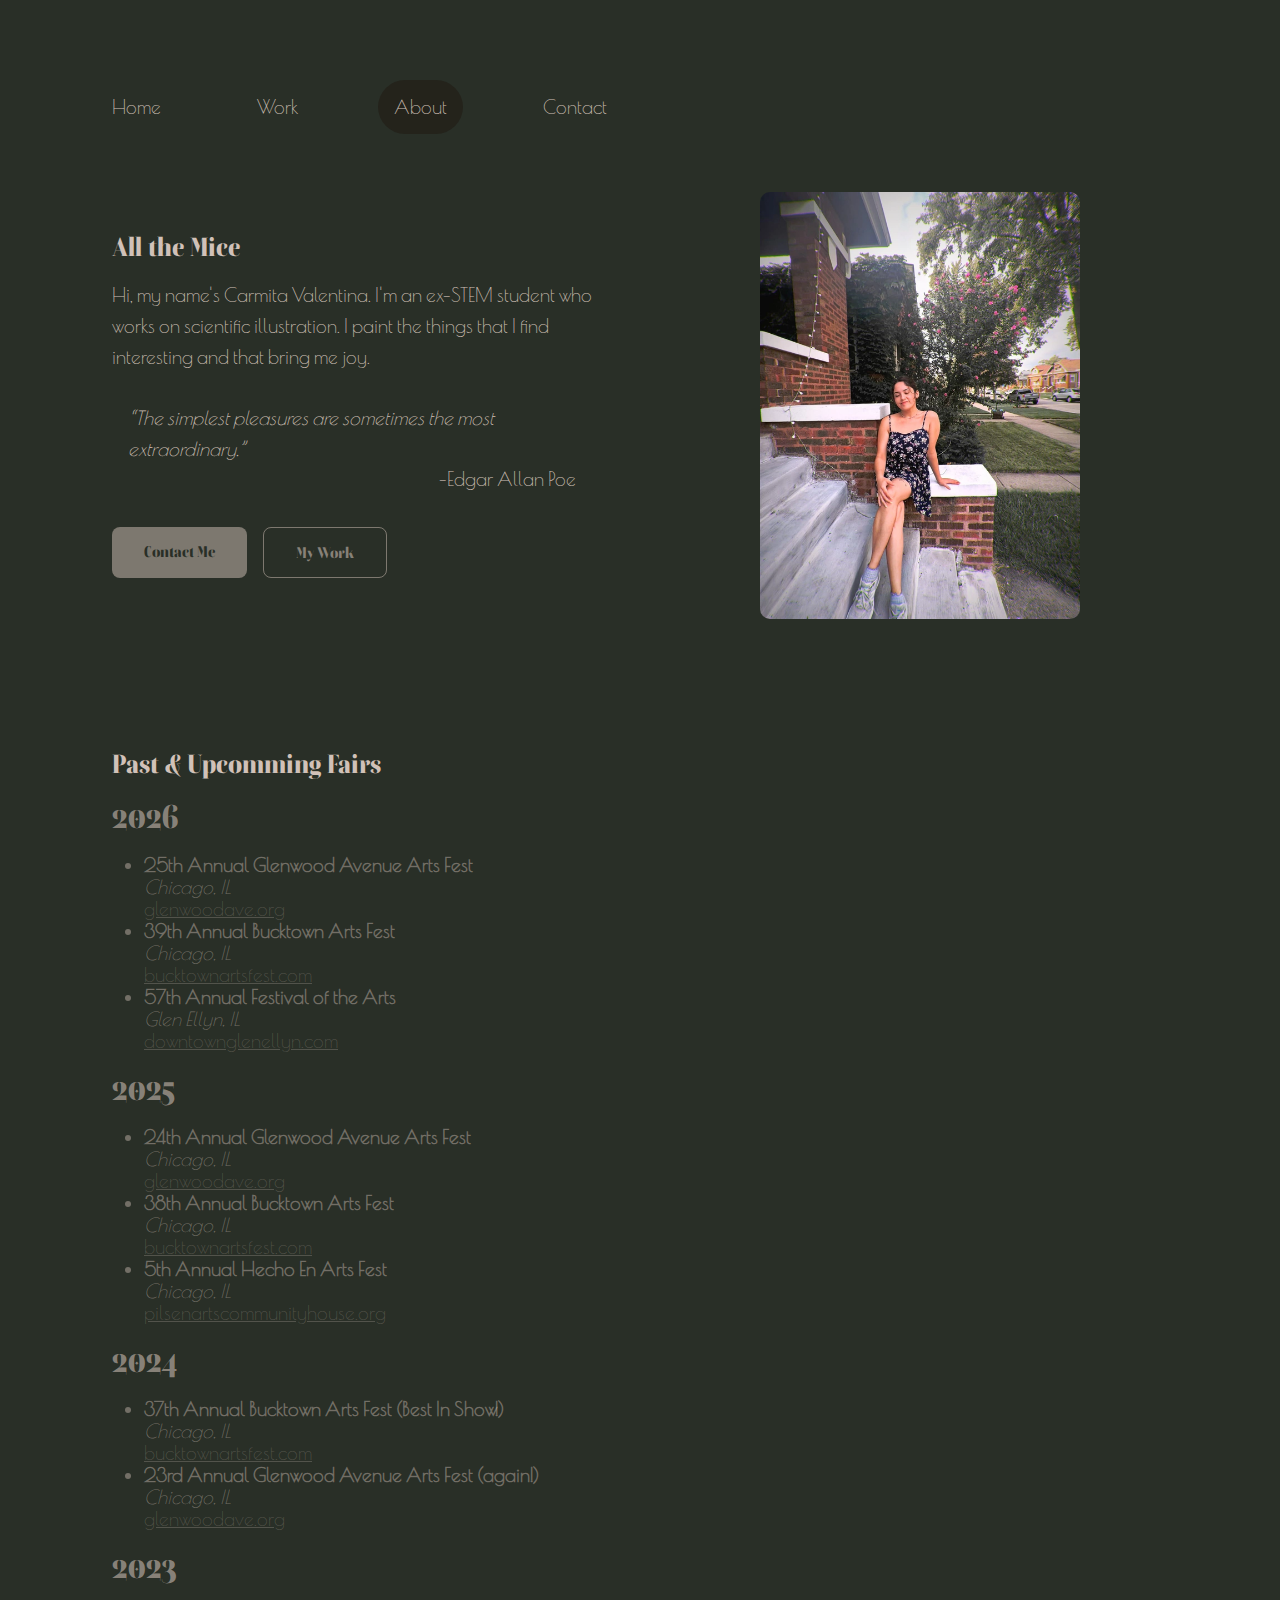
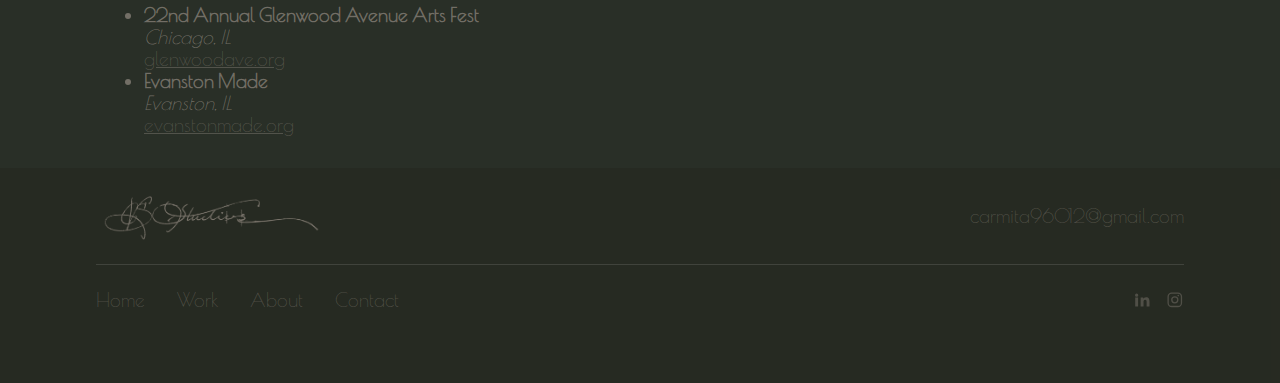
<file: About.html>
<!DOCTYPE html>
<html lang="en">
<head>
    <!-- Google tag (gtag.js) -->
    <script async src="https://www.googletagmanager.com/gtag/js?id=G-RMGF2EKCNY"></script>
    <script>
      window.dataLayer = window.dataLayer || [];
      function gtag(){dataLayer.push(arguments);}
      gtag('js', new Date());

      gtag('config', 'G-RMGF2EKCNY');
    </script>
    <meta charset="UTF-8">
    <link rel="icon" href="/Images/favicon.ico">
    <link rel="shortcut icon" href="/Images/favicon.ico">
    <link rel="preconnect" href="https://fonts.googleapis.com">
    <link rel="preconnect" href="https://fonts.gstatic.com" crossorigin>
    <link href="https://fonts.googleapis.com/css2?family=Poiret+One&display=swap" rel="stylesheet">
    <meta name="viewport" content="width=device-width, initial-scale=1.0">
    <link rel="stylesheet" href="./css/boska.css">
    <link rel="stylesheet" href="./css/About.css">
    <title>CVSStudios</title>
    
</head>
<body>
    <section class="top">
        <header class="navbar">
            <ul class="nav nav-pills smol">
            <li class="nav-item"><a href="./index.html" class="nav-link">Home</a></li>
            <li class="nav-item"><a href="./Work.html" class="nav-link" aria-current="page">Work</a></li>
            <li class="nav-item"><a href="./About.html" class="nav-link active navbutton">About</a></li>
            <li class="nav-item"><a href="./Contact.html" class="nav-link">Contact</a></li>
          </ul>
        </header>
    </section>
    
<!-- Hero -->
<section class="hero">
  <div class="hero-container">
    <div class="hero-content">
      <div class="hero-title-wrap">
        <h2 class="hero-title chungus">All the Mice</h2>
      </div>

      <div class="hero-text-wrap">
        <p class="hero-text smol">
          Hi, my name's Carmita Valentina. I'm an ex-STEM student who works on scientific illustration. I paint the things that I find interesting and that bring me joy.
          <br/><br/>
          
        </p>
        <p class="hero-text smol italic">
            “The simplest pleasures are sometimes the most extraordinary.”
            <br/>
        </p>
        <p class="hero-text smol edgar">-Edgar Allan Poe</p>
      </div>
       <div class="btnwrap">
        <a class="btnlink btnsolid chungus" href="./Contact.html" >Contact Me</a>
        
        <a class="btnlink btnoutline chungus" href="./Work.html" >My Work</a>      
              
       </div>

      
    </div>
<div class="hero-image-wrap">
      <img class="hero-image" src="./Images/tort.webp" alt="About image">
    </div>
  </div>
</section>
    
    <!-- Fairs -->
    <section id="Fairs">
      <div class="faircontainer">
        <h2 class="chungus">Past & Upcomming Fairs</h2>
        <ul>
           <li class="year chungus">2026 </li>
          <ul class="smol">
            <li>
              <strong>25th Annual Glenwood Avenue Arts Fest</strong>
              <span class="location">Chicago, IL</span>
              <span><a href="https://www.glenwoodave.org/">glenwoodave.org</a></span>
            </li>
            <li>
              <strong>39th Annual Bucktown Arts Fest</strong>
              <span class="location">Chicago, IL</span>
              <span><a href="https://www.bucktownartsfest.com/">bucktownartsfest.com</a></span>
            </li>
            <li>
              <strong>57th Annual Festival of the Arts</strong>
              <span class="location">Glen Ellyn, IL</span>
              <span><a href="https://downtownglenellyn.com/festival-of-the-arts">downtownglenellyn.com</a></span>
            </li>

          </ul> 
          <li class="year chungus">2025 </li>
          <ul class="smol">
            <li>
              <strong>24th Annual Glenwood Avenue Arts Fest</strong>
              <span class="location">Chicago, IL</span>
              <span><a href="https://www.glenwoodave.org/">glenwoodave.org</a></span>
            </li>
            <li>
              <strong>38th Annual Bucktown Arts Fest</strong>
              <span class="location">Chicago, IL</span>
              <span><a href="https://www.bucktownartsfest.com/">bucktownartsfest.com</a></span>
            </li>
            <li>
              <strong>5th Annual Hecho En Arts Fest</strong>
              <span class="location">Chicago, IL</span>
              <span><a href="https://www.pilsenartscommunityhouse.org/hecho-en">pilsenartscommunityhouse.org</a></span>
            </li>

          </ul>
          <li class="year chungus">2024</li>
          <ul class="smol">
            <li>
              <strong>37th Annual Bucktown Arts Fest (Best In Show!)</strong>
              <span class="location">Chicago, IL</span>
              <span><a href="https://www.bucktownartsfest.com/">bucktownartsfest.com</a></span>
            </li>
            <li>
              <strong>23rd Annual Glenwood Avenue Arts Fest (again!)</strong>
              <span class="location">Chicago, IL</span>
              <span><a href="https://www.glenwoodave.org/">glenwoodave.org</a></span>
            </li>
          </ul>
          <li class="year chungus">2023</li>
          <ul class="smol">
            <li>
              <strong>22nd Annual Glenwood Avenue Arts Fest</strong>
              <span class="location">Chicago, IL</span>
              <span><a href="https://www.glenwoodave.org/">glenwoodave.org</a></span>
            </li>
            <li>
              <strong>Evanston Made</strong>
              <span class="location">Evanston, IL</span>
              <span><a href="https://evanstonmade.org/">evanstonmade.org</a></span>
            </li>
          </ul>
        </ul>

      </div>


  <footer class="site-footer">
    <div class="footer-top">
      <div class="footer-signature">
        <img src="./Images/CVSStudios Logo.webp" alt="Signature" class="signature-img">
      </div>

      <a href="mailto:carmita96012@gmail.com" class="smol footer-email">
        carmita96012@gmail.com
      </a>
    </div>

    <div class="footer-bottom">
      <nav class="footer-nav">
        <a href="./Index.html" class="smol">Home</a>
        <a href="./Work.html" class="smol">Work</a>
        <a href="./About.html" class="smol">About</a>
        <a href="./Contact.html" class="smol">Contact</a>
      </nav>

      <div class="footer-socials">
        <a href="https://www.linkedin.com/in/cvsstudios/" aria-label="LinkedIn" class="footer-icon">
          <!-- linkedin svg -->
          <svg viewBox="0 0 24 24" aria-hidden="true">
            <path d="M4.98 3.5a2.25 2.25 0 1 0 0 4.5 2.25 2.25 0 0 0 0-4.5ZM3 8.75h3.96V21H3V8.75Zm7.21 0h3.79v1.67h.05c.53-1 1.82-2.06 3.74-2.06 4 0 4.74 2.63 4.74 6.05V21h-3.96v-5.9c0-1.41-.03-3.22-1.96-3.22-1.96 0-2.26 1.53-2.26 3.12V21h-3.94V8.75Z"/>
          </svg>
        </a>

        <a href="https://www.instagram.com/cvsstudios_/" aria-label="Instagram" class="footer-icon">
          <!-- instagram svg -->
          <svg viewBox="0 0 24 24" aria-hidden="true">
            <path d="M7.75 2h8.5A5.75 5.75 0 0 1 22 7.75v8.5A5.75 5.75 0 0 1 16.25 22h-8.5A5.75 5.75 0 0 1 2 16.25v-8.5A5.75 5.75 0 0 1 7.75 2Zm0 1.8A3.95 3.95 0 0 0 3.8 7.75v8.5a3.95 3.95 0 0 0 3.95 3.95h8.5a3.95 3.95 0 0 0 3.95-3.95v-8.5a3.95 3.95 0 0 0-3.95-3.95h-8.5Zm8.95 1.35a1.1 1.1 0 1 1 0 2.2 1.1 1.1 0 0 1 0-2.2ZM12 7a5 5 0 1 1 0 10 5 5 0 0 1 0-10Zm0 1.8A3.2 3.2 0 1 0 12 15.2 3.2 3.2 0 0 0 12 8.8Z"/>
          </svg>
        </a>
      </div>
    </div>
  </footer>

</body>
</html>
</file>
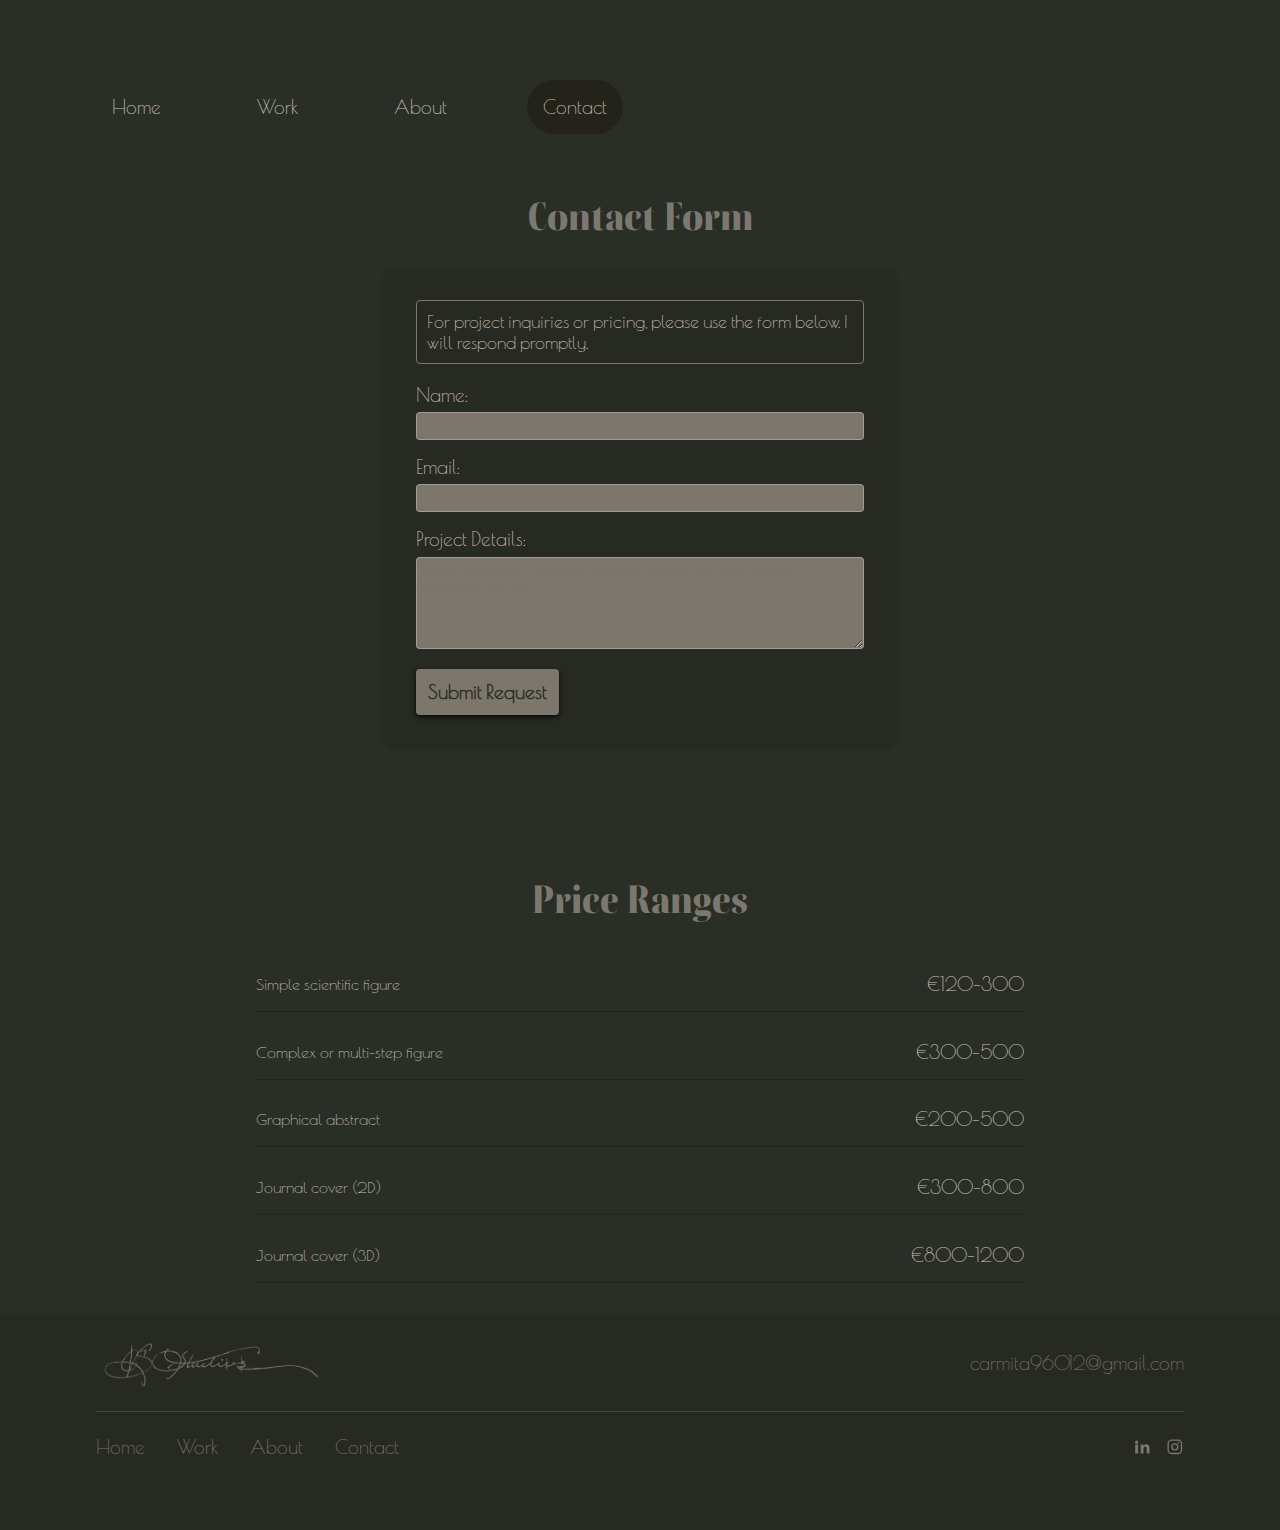
<file: Contact.html>
<!DOCTYPE html>
<html lang="en">
<head>
    <meta charset="UTF-8">
    <link rel="icon" href="/Images/favicon.ico">
    <link rel="shortcut icon" href="/Images/favicon.ico">
    <link rel="preconnect" href="https://fonts.googleapis.com">
    <link rel="preconnect" href="https://fonts.gstatic.com" crossorigin>
    <link href="https://fonts.googleapis.com/css2?family=Poiret+One&display=swap" rel="stylesheet">
    <meta name="viewport" content="width=device-width, initial-scale=1.0">
    <link rel="stylesheet" href="./css/boska.css">
    <link rel="stylesheet" href="./css/Contact.css">
    <title>CVSStudios</title>
    
</head>
<body>
    <section class="top">
        <header class="navbar">
            <ul class="nav nav-pills smol">
            <li class="nav-item"><a href="./index.html" class="nav-link">Home</a></li>
            <li class="nav-item"><a href="./Work.html" class="nav-link" >Work</a></li>
            <li class="nav-item"><a href="./About.html" class="nav-link ">About</a></li>
            <li class="nav-item"><a href="./Contact.html" class="nav-link active navbutton" aria-current="page">Contact</a></li>
          </ul>
        </header>
    </section>
    
<h1 class="chungus">Contact Form</h1>
  
  <form class="smol" name="contact-me" method="POST" data-netlify="true" netlify-honeypot="bot-field" action="./Ty.html">
    <p>For project inquiries or pricing, please use the form below.
      I will respond promptly.</p>

    <input type="hidden" name="contact-me" value="contact-me">

    <label for="name">Name:</label>
    <input type="text" name="name" id="name" required>

    <label for="email">Email:</label>
    <input type="email" name="email" id="email" required>

    <label for="description">Project Details:</label>
    <textarea name="description" id="description" rows="5" placeholder="If this is regarding a quote for something special, let's get a detailed description of it here." required></textarea>
  

    <button class="smol" type="submit">Submit Request</button>
  </form>
<h1 class="chungus title">Price Ranges</h1>

  <section class="pricing">
    

  <div class="pricing-table smol">

    <div class="pricing-row">
      <div class="pricing-text">Simple scientific figure</div>
      <div class="pricing-price">€120–300</div>
    </div>

    <div class="pricing-row">
      <div class="pricing-text">Complex or multi-step figure</div>
      <div class="pricing-price">€300–500</div>
    </div>

    <div class="pricing-row">
      <div class="pricing-text">Graphical abstract</div>
      <div class="pricing-price">€200–500</div>
    </div>

    <div class="pricing-row">
      <div class="pricing-text">Journal cover (2D)</div>
      <div class="pricing-price">€300–800</div>
    </div>

    <div class="pricing-row">
      <div class="pricing-text">Journal cover (3D) </div>
      <div class="pricing-price">€800–1200</div>
    </div>

  </div>

</section>

  <footer class="site-footer">
    <div class="footer-top">
      <div class="footer-signature">
        <img src="./Images/CVSStudios Logo.webp" alt="Signature" class="signature-img">
      </div>

      <a href="mailto:carmita96012@gmail.com" class="smol footer-email">
        carmita96012@gmail.com
      </a>
    </div>

    <div class="footer-bottom">
      <nav class="footer-nav">
        <a href="./Index.html" class="smol">Home</a>
        <a href="./Work.html" class="smol">Work</a>
        <a href="./About.html" class="smol">About</a>
        <a href="./Contact.html" class="smol">Contact</a>
      </nav>

      <div class="footer-socials">
        <a href="https://www.linkedin.com/in/cvsstudios/" aria-label="LinkedIn" class="footer-icon">
          <!-- linkedin svg -->
          <svg viewBox="0 0 24 24" aria-hidden="true">
            <path d="M4.98 3.5a2.25 2.25 0 1 0 0 4.5 2.25 2.25 0 0 0 0-4.5ZM3 8.75h3.96V21H3V8.75Zm7.21 0h3.79v1.67h.05c.53-1 1.82-2.06 3.74-2.06 4 0 4.74 2.63 4.74 6.05V21h-3.96v-5.9c0-1.41-.03-3.22-1.96-3.22-1.96 0-2.26 1.53-2.26 3.12V21h-3.94V8.75Z"/>
          </svg>
        </a>

        <a href="https://www.instagram.com/cvsstudios_/" aria-label="Instagram" class="footer-icon">
          <!-- instagram svg -->
          <svg viewBox="0 0 24 24" aria-hidden="true">
            <path d="M7.75 2h8.5A5.75 5.75 0 0 1 22 7.75v8.5A5.75 5.75 0 0 1 16.25 22h-8.5A5.75 5.75 0 0 1 2 16.25v-8.5A5.75 5.75 0 0 1 7.75 2Zm0 1.8A3.95 3.95 0 0 0 3.8 7.75v8.5a3.95 3.95 0 0 0 3.95 3.95h8.5a3.95 3.95 0 0 0 3.95-3.95v-8.5a3.95 3.95 0 0 0-3.95-3.95h-8.5Zm8.95 1.35a1.1 1.1 0 1 1 0 2.2 1.1 1.1 0 0 1 0-2.2ZM12 7a5 5 0 1 1 0 10 5 5 0 0 1 0-10Zm0 1.8A3.2 3.2 0 1 0 12 15.2 3.2 3.2 0 0 0 12 8.8Z"/>
          </svg>
        </a>
      </div>
    </div>
  </footer>

</body>
</html>
</file>
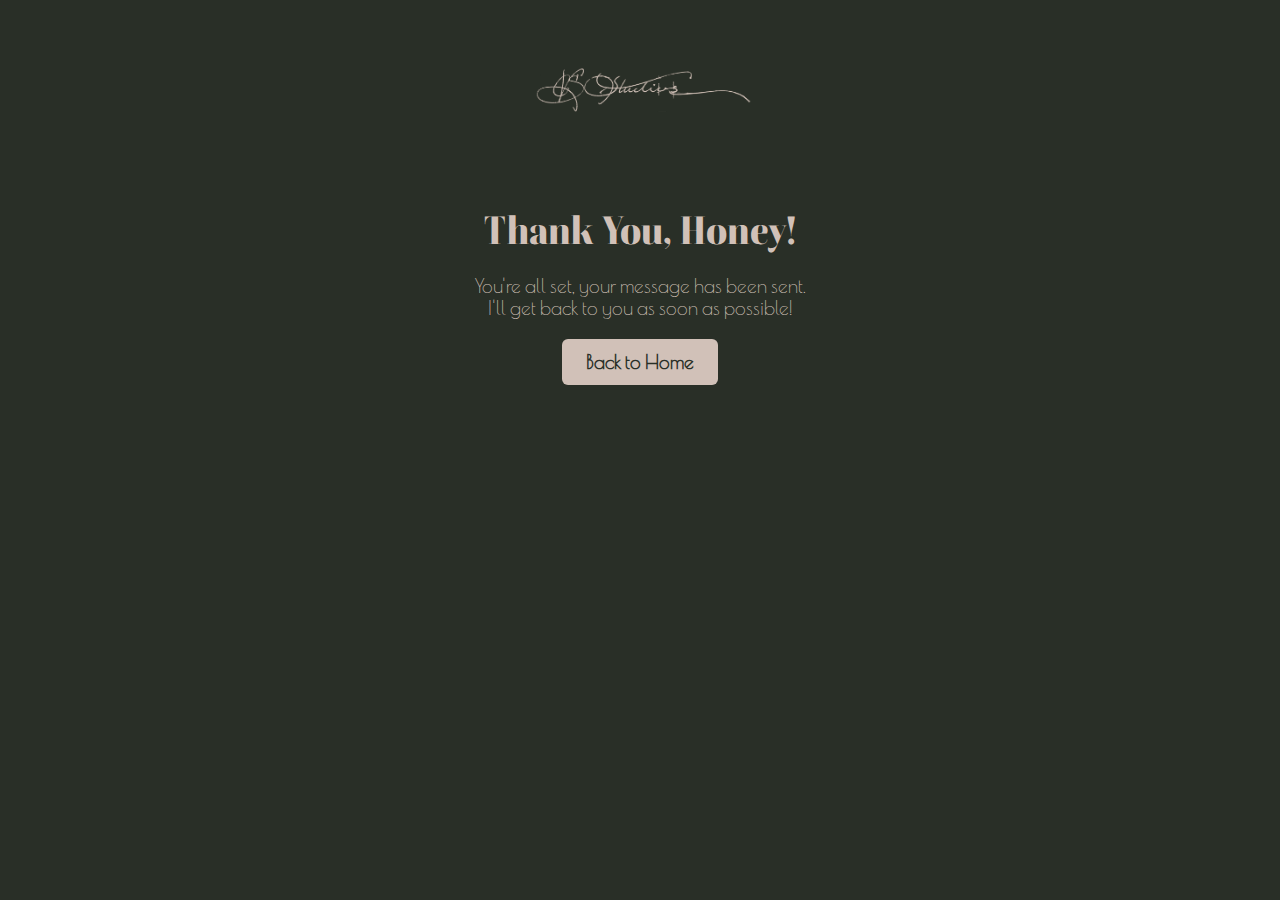
<file: Ty.html>
<!DOCTYPE html>
<html lang="en">
<head>
  <meta charset="UTF-8">
  <meta name="viewport" content="width=device-width, initial-scale=1.0">
  <link rel="preconnect" href="https://fonts.googleapis.com">
    <link rel="preconnect" href="https://fonts.gstatic.com" crossorigin>
    <link href="https://fonts.googleapis.com/css2?family=Poiret+One&display=swap" rel="stylesheet">
    <meta name="viewport" content="width=device-width, initial-scale=1.0">
    <link rel="stylesheet" href="./css/boska.css">
  <title>Thank You!</title>
  <link rel="stylesheet" href="/css/Form.css" />
</head>
<body>
  <section id="title">
    <div class="container">
      <header >
        <div href="/" class="brand">
          <img src="./Images/CVSStudios Logo.webp" class="logo" />
        </div>
      </header>
      <div class="text">
    <h1 class="chungus">Thank You, Honey!</h1>
    <p class="chungus ty">You're all set, your message has been sent. <BR>
        I'll get back to you as soon as possible!</p>
    <a href="./Index.html" >Back to Home</a>
  </div>
    </div>
  </section>

  
</body>
</html>
</file>
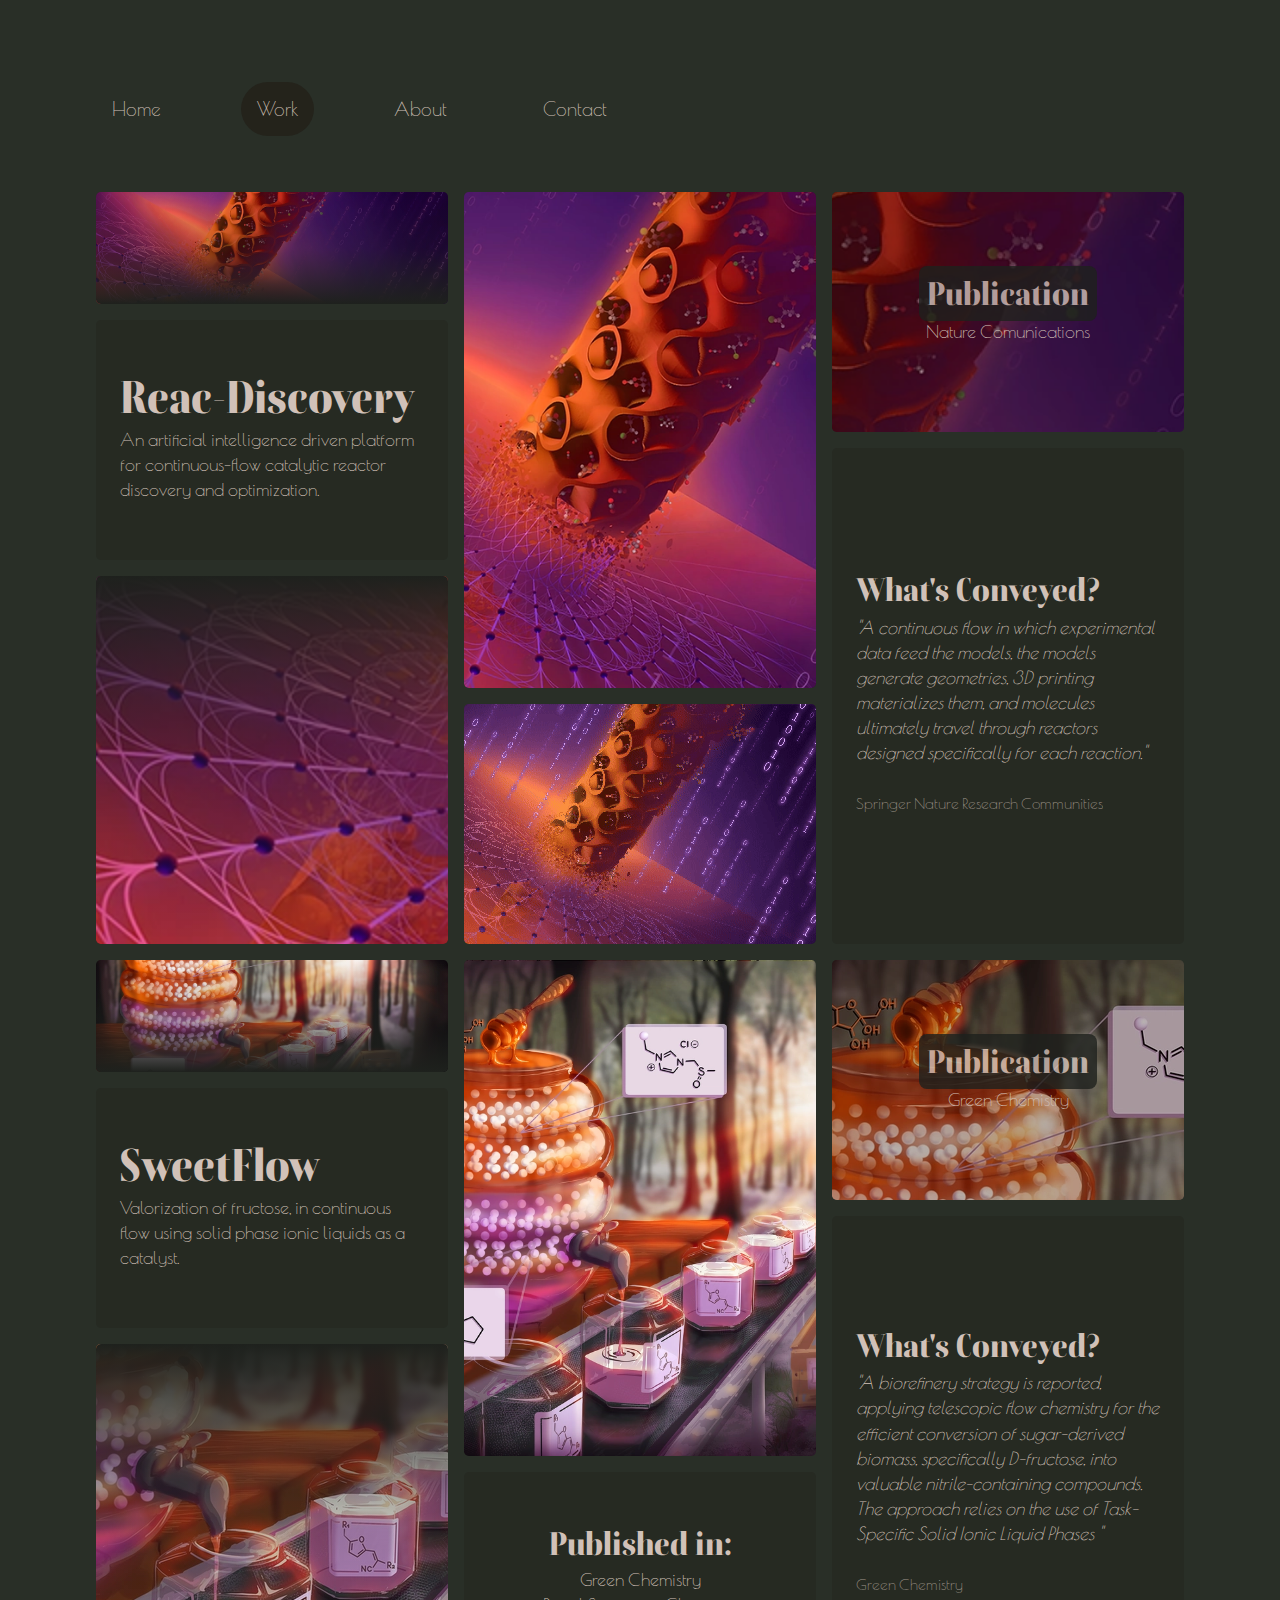
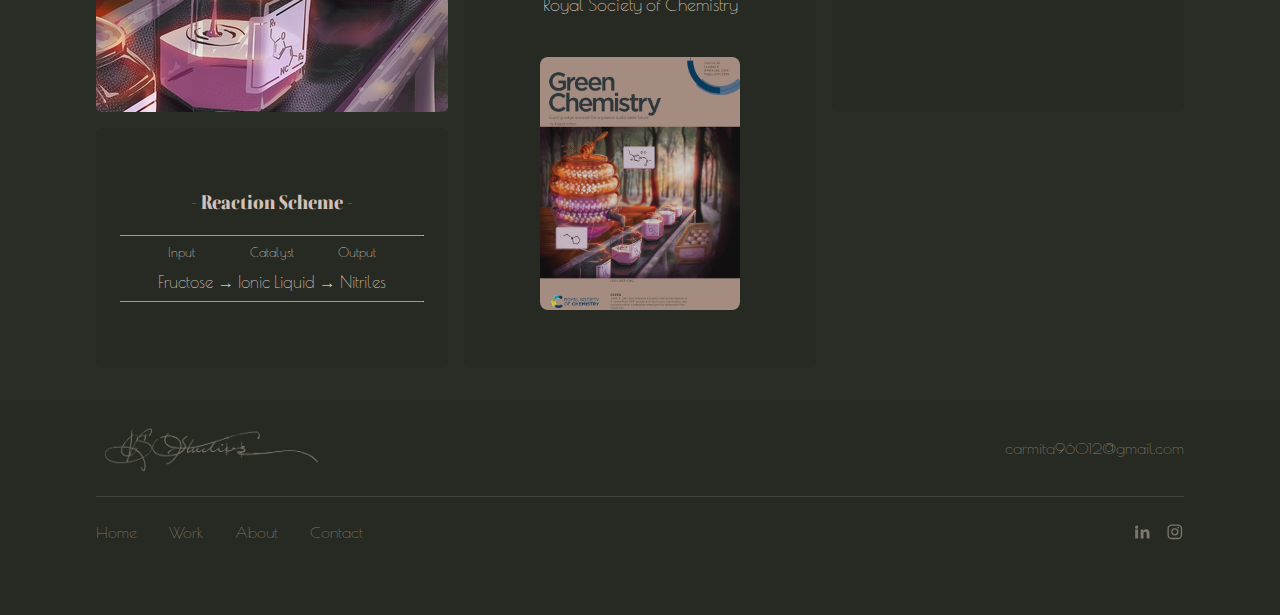
<file: Work.html>
<!DOCTYPE html>
<html lang="en">
<head>
    <meta charset="UTF-8">
    <link rel="icon" href="/Images/favicon.ico">
    <link rel="shortcut icon" href="/Images/favicon.ico">
    <link rel="preconnect" href="https://fonts.googleapis.com">
    <link rel="preconnect" href="https://fonts.gstatic.com" crossorigin>
    <link href="https://fonts.googleapis.com/css2?family=Poiret+One&display=swap" rel="stylesheet">
    <meta name="viewport" content="width=device-width, initial-scale=1.0">
    <link rel="stylesheet" href="./css/boska.css">
    <link rel="stylesheet" href="./css/Work.css">
    <title>CVSStudios</title>
    
</head>
<body>
    <section class="top">
        <header class="navbar">
            <ul class="nav nav-pills smol">
            <li class="nav-item"><a href="./index.html" class="nav-link">Home</a></li>
            <li class="nav-item"><a href="./Work.html" class="nav-link active navbutton" aria-current="page">Work</a></li>
            <li class="nav-item"><a href="./About.html" class="nav-link">About</a></li>
            <li class="nav-item"><a href="./Contact.html" class="nav-link">Contact</a></li>
          </ul>
        </header>
    </section>
    <section class="grid-wrap">
    <div class="editorial-grid">
      <div class="grid-item col-2 row-1">
        <div class="img-frame shmawl">
            <img src="./Images/ReacDiscov.webp" alt="">
        </div>
      </div>
      <div class="grid-item col-2 row-4">
          <div class="img-frame">
            <img class="big" src="./Images/ReacDiscov.webp" alt="">
          </div>
      </div>
      <div class="grid-item col-2 row-2">
        <div class="img-frame overl">
            <img class="upclosetop" src="./Images/ReacDiscov.webp" alt="">
            <div class="yappoverlay yapp">
              <h2 class="chungus lilchung pub">
                <a href="https://www.nature.com/articles/s41467-025-64127-1#citeas" target="_blank" rel="noopener noreferrer">
                  Publication
                </a>
                </h2>
              <p class="smol nc">
                
                Nature Comunications</p>
          </div>
        </div>
        
      </div>

      <div class="grid-item col-2 row-2">
          <div class="yapp">
            <h2 class="chungus">Reac-Discovery</h2>
            <p class="smol">
              An artificial intelligence driven platform for continuous-flow catalytic reactor discovery and optimization.
            </p>
          </div>
      </div>

      <div class="grid-item col-2 row-4 longg ph">
        <div class="yapp">
            <h2 class="chungus lilchung">What's Conveyed?</h2>
            <p class="smol quote">
              "A continuous flow in which experimental data feed the models, the models generate geometries, 3D printing materializes them, and molecules ultimately travel through reactors designed specifically for each reaction." 
              <br><br>
           
            </p>
            <p class="smol citation">
                <a href="https://communities.springernature.com/posts/behind-the-paper-the-story-behind-reac-discovery" target="_blank" rel="noopener noreferrer">
                  Springer Nature Research Communities
                </a>
            </p>
          </div>
      </div>
      
      <div class="grid-item col-2 row-3">
        <div class="img-frame gradient">
            <img class=" upclose" src="./Images/ReacDiscov.webp" alt="">
        </div>
      </div>

      <div class="grid-item col-2 row-2">
        <div class="img-frame">
            <img src="./Images/rdgif.gif" alt="">
        </div>
      </div>

      <!--Sweetflow-->

      <!--Shmawl-->
      <div class="grid-item col-2 row-1">
        <div class="img-frame shmawl">
            <img src="./Images/sweetflow.webp" alt="">
        </div>
      </div>
      <!--Bigass-->
      <div class="grid-item col-2 row-4">
          <div class="img-frame">
            <img class="big" src="./Images/sweetflow.webp" alt="">
          </div>
      </div>
      
      <!--Publication buttn-->
      <div class="grid-item col-2 row-2">
        <div class="img-frame overl">
            <img class="upclosetopsweet" src="./Images/sweetflow.webp" alt="">
            <div class="yappoverlay yapp">
              <h2 class="chungus lilchung pub">
                <a href="https://pubs.rsc.org/en/content/articlelanding/2026/gc/d5gc04694g" target="_blank" rel="noopener noreferrer">
                  Publication
                </a>
                </h2>
              <p class="smol">
                Green Chemistry</p>
          </div>
        </div> 
      </div>
      <!--Sweetflowtext-->
      <div class="grid-item col-2 row-2">
          <div class="yapp">
            <h2 class="chungus">SweetFlow</h2>
            <p class="smol">
              Valorization of fructose, in continuous flow using solid phase ionic liquids as a catalyst.
            </p>
          </div>
      </div>
      <!--wtf is going on-->
      <div class="grid-item col-2 row-4 ph">
        <div class="yapp">
            <h2 class="chungus lilchung">What's Conveyed?</h2>
            <p class="smol quote">
              "A biorefinery strategy is reported, applying telescopic flow chemistry for the efficient conversion of sugar-derived biomass, specifically D-fructose, into valuable nitrile-containing compounds. The approach relies on the use of Task-Specific Solid Ionic Liquid Phases " 
              <br><br>
           
            </p>
            <p class="smol citation">
                <a href="https://pubs.rsc.org/en/content/articlelanding/2026/gc/d5gc04694g" target="_blank" rel="noopener noreferrer">
                  Green Chemistry
                </a>
            </p>
          </div>
      </div>
      <!--closeup bottom-->
      <div class="grid-item col-2 row-3 jar">
        <div class="img-frame gradient closes">
            <img class=" upclosesweet" src="./Images/sweetflow.webp" alt="">
        </div>
      </div>
      <!--cover-->
      <div class="grid-item col-2 row-4">
        <div class="yapp cover">
          <h2 class="chungus lilchung covert">Published in:</h2>
          <p class="smol covert">
              Green Chemistry <br> Royal Society of Chemistry
              
           
            </p>
          <a class=" framed " href="https://doi.org/10.1039/D6GC90029A">  
            <img class="framedimg " src="./Images/GreenchemCoverbeige.webp" alt="">
         </a>
        </div>
      </div>
      
      <!--Steps-->
      <div class="grid-item col-2 row-2 yapp">
        <p class="chungus  covert chunkito">
           - Reaction Scheme -
        <hr size="1">
        </p>
        <p class="smol smoller">
            <span>Input</span>
            <span>Catalyst</span>
            <span>Output</span>
        </p>
        <p class="smol covert scheme">
          
          Fructose → Ionic Liquid → Nitriles 
        </p>
        <hr size="1">
      </div>  

      
      
      
      
      
     <!-- <div class="grid-item col-2 row-2">8</div>-->
      
      
       

    </div>
    </section>
  <footer class="site-footer">
    <div class="footer-top">
      <div class="footer-signature">
        <img src="./Images/CVSStudios Logo.webp" alt="Signature" class="signature-img">
      </div>

      <a href="mailto:carmita96012@gmail.com" class="smol footer-email">
        carmita96012@gmail.com
      </a>
    </div>

    <div class="footer-bottom">
      <nav class="footer-nav">
        <a href="./Index.html" class="smol">Home</a>
        <a href="./Work.html" class="smol">Work</a>
        <a href="./About.html" class="smol">About</a>
        <a href="./Contact.html" class="smol">Contact</a>
      </nav>

      <div class="footer-socials">
        <a href="https://www.linkedin.com/in/cvsstudios/" aria-label="LinkedIn" class="footer-icon">
          <!-- linkedin svg -->
          <svg viewBox="0 0 24 24" aria-hidden="true">
            <path d="M4.98 3.5a2.25 2.25 0 1 0 0 4.5 2.25 2.25 0 0 0 0-4.5ZM3 8.75h3.96V21H3V8.75Zm7.21 0h3.79v1.67h.05c.53-1 1.82-2.06 3.74-2.06 4 0 4.74 2.63 4.74 6.05V21h-3.96v-5.9c0-1.41-.03-3.22-1.96-3.22-1.96 0-2.26 1.53-2.26 3.12V21h-3.94V8.75Z"/>
          </svg>
        </a>

        <a href="https://www.instagram.com/cvsstudios_/" aria-label="Instagram" class="footer-icon">
          <!-- instagram svg -->
          <svg viewBox="0 0 24 24" aria-hidden="true">
            <path d="M7.75 2h8.5A5.75 5.75 0 0 1 22 7.75v8.5A5.75 5.75 0 0 1 16.25 22h-8.5A5.75 5.75 0 0 1 2 16.25v-8.5A5.75 5.75 0 0 1 7.75 2Zm0 1.8A3.95 3.95 0 0 0 3.8 7.75v8.5a3.95 3.95 0 0 0 3.95 3.95h8.5a3.95 3.95 0 0 0 3.95-3.95v-8.5a3.95 3.95 0 0 0-3.95-3.95h-8.5Zm8.95 1.35a1.1 1.1 0 1 1 0 2.2 1.1 1.1 0 0 1 0-2.2ZM12 7a5 5 0 1 1 0 10 5 5 0 0 1 0-10Zm0 1.8A3.2 3.2 0 1 0 12 15.2 3.2 3.2 0 0 0 12 8.8Z"/>
          </svg>
        </a>
      </div>
    </div>
  </footer>

</body>
</html>
</file>
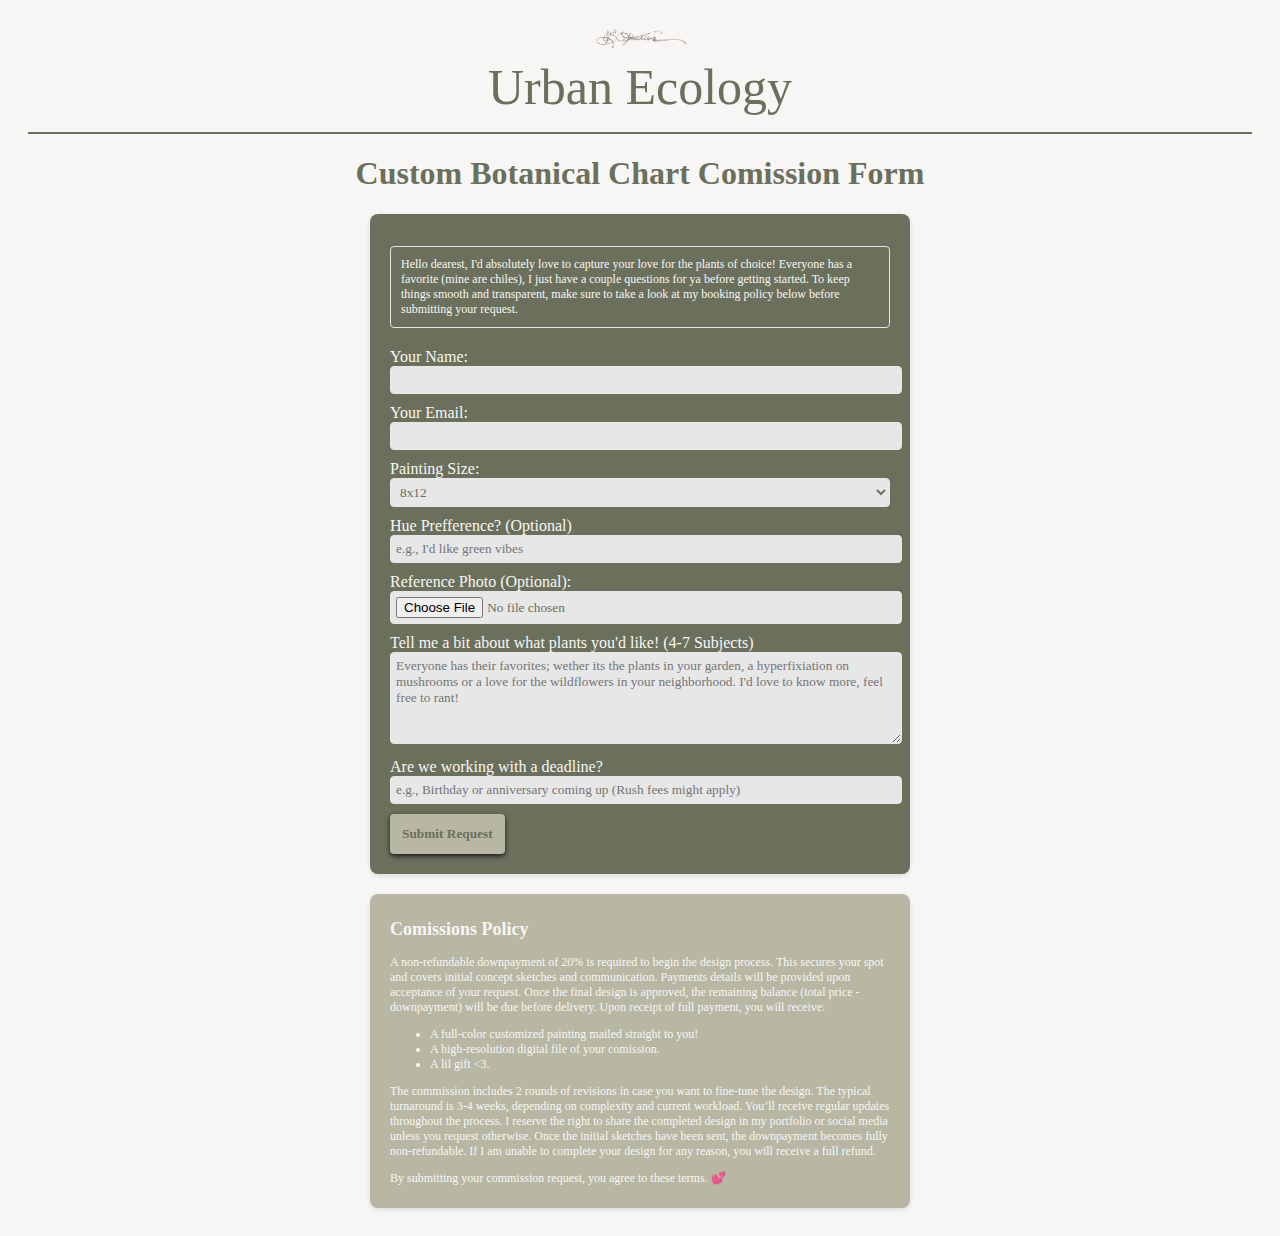
<file: Forms/BotanicalForm.html>
<!DOCTYPE html>
<html lang="en">
<head>
  <meta charset="UTF-8">
  <meta name="viewport" content="width=device-width, initial-scale=1.0">
  <title>Botanical Chart Comission</title>
  <link rel="stylesheet" href="../css/style-Forms/style-forms.css" />
 
</head>

<!-- Google tag (gtag.js) -->
<script async src="https://www.googletagmanager.com/gtag/js?id=G-RMGF2EKCNY"></script>
<script>
  window.dataLayer = window.dataLayer || [];
  function gtag(){dataLayer.push(arguments);}
  gtag('js', new Date());

  gtag('config', 'G-RMGF2EKCNY');
</script>

<body>
  <section id="title">
      <div class="container">
        <header class="custom-navbar">
          <a
            href="/"
            class="brand">
            <img src="../images/CVSStudios Logo.png" class="logo" />
            <span class="chungus">Urban Ecology</span>
          </a>

        
        </header>
      </div>
    </section>
    



<h1 class="chungus">Custom Botanical Chart Comission Form</h1>

<form name="Botanical Chart Comission" method="POST" data-netlify="true" action="/Forms/ty.html">
  <p>Hello dearest, I'd absolutely love to capture your love for the plants of choice! Everyone has a favorite (mine are chiles), I just have a couple questions for ya before getting started. To keep things smooth and transparent, make sure to take a look at my booking policy below before submitting your request.</p>

  <input type="hidden" name="PForm" value="Pet-commission">

  <label for="name">Your Name:</label>
  <input type="text" name="name" id="name" required>

  <label for="email">Your Email:</label>
  <input type="email" name="email" id="email" required>

  <label for="size">Painting Size:</label>
  <select name="size" id="size" required>
    <option value="A4">8x12</option>
    <option value="A3">12x17</option>
    <option value="other">Other</option>
  </select>

  <label for="hue">Hue Prefference? (Optional)</label>
  <input type="text" name="hue" id="hue" placeholder="e.g., I'd like green vibes">

  <label for="reference-image">Reference Photo (Optional):</label>
  <input type="file" name="reference-image" id="reference-image" accept="image/*">

  <label for="description">Tell me a bit about what plants you'd like! (4-7 Subjects)</label>
  <textarea name="description" id="description" rows="5" placeholder="Everyone has their favorites; wether its the plants in your garden, a hyperfixiation on mushrooms or a love for the wildflowers in your neighborhood. I'd love to know more, feel free to rant!" required></textarea>

  <label for="deadline">Are we working with a deadline?</label>
  <input type="text" name="deadline" id="deadline" placeholder="e.g., Birthday or anniversary coming up (Rush fees might apply)">


  <button type="submit">Submit Request</button>
</form>
<div class="policy">
  <h2>Comissions Policy</h2>
  
  <p>A non-refundable downpayment of 20% is required to begin the design process.
      This secures your spot and covers initial concept sketches and communication.
      Payments details will be provided upon acceptance of your request.
      Once the final design is approved, the remaining balance (total price - downpayment) will be due before delivery.
      Upon receipt of full payment, you will receive:</p>
         <ul> 
         <li>A full-color customized painting mailed straight to you!</li>
         <li>A high-resolution digital file of your comission.</li>
         <li>A lil gift <3.</li>

         </ul>
     <p> The commission includes 2 rounds of revisions in case you want to fine-tune the design.
      The typical turnaround is 3-4 weeks, depending on complexity and current workload.
      You’ll receive regular updates throughout the process.
      I reserve the right to share the completed design in my portfolio or social media unless you request otherwise.
      Once the initial sketches have been sent, the downpayment becomes fully non-refundable.
      If I am unable to complete your design for any reason, you will receive a full refund.</p>
      <p>By submitting your commission request, you agree to these terms. 💕</p>
</div>


</body>
</html>
</file>
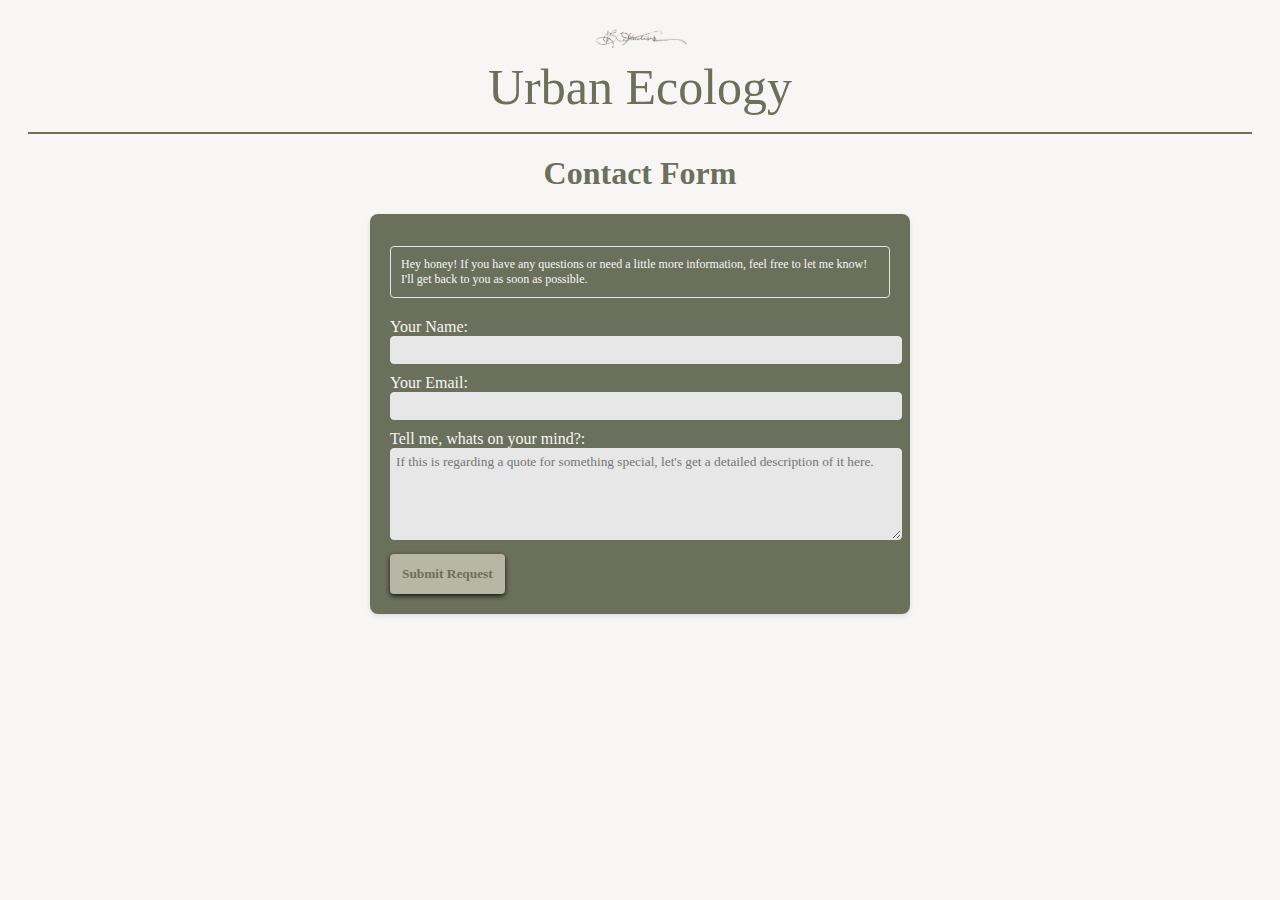
<file: Forms/ContactForm.html>
<!DOCTYPE html>
<html lang="en">
<head>
  <meta charset="UTF-8">
  <meta name="viewport" content="width=device-width, initial-scale=1.0">
  <title>Get in Touch!</title>
  <link rel="stylesheet" href="../css/style-Forms/style-forms.css" />
 
</head>

<!-- Google tag (gtag.js) -->
<script async src="https://www.googletagmanager.com/gtag/js?id=G-RMGF2EKCNY"></script>
<script>
  window.dataLayer = window.dataLayer || [];
  function gtag(){dataLayer.push(arguments);}
  gtag('js', new Date());

  gtag('config', 'G-RMGF2EKCNY');
</script>

<body>
    <section id="title">
        <div class="container">
          <header class="custom-navbar">
            <a
              href="/"
              class="brand">
              <img src="../images/CVSStudios Logo.png" class="logo" />
              <span class="chungus">Urban Ecology</span>
            </a>
  
          
          </header>
        </div>
      </section>
      



  <h1 class="chungus">Contact Form</h1>
  
  <form name="contact-me" method="POST" data-netlify="true" netlify-honeypot="bot-field" action="/Forms/ty.html">
    <p>Hey honey! If you have any questions or need a little more information, feel free to let me know! I'll get back to you as soon as possible.</p>

    <input type="hidden" name="contact-me" value="contact-me">

    <label for="name">Your Name:</label>
    <input type="text" name="name" id="name" required>

    <label for="email">Your Email:</label>
    <input type="email" name="email" id="email" required>

    <label for="description">Tell me, whats on your mind?:</label>
    <textarea name="description" id="description" rows="5" placeholder="If this is regarding a quote for something special, let's get a detailed description of it here." required></textarea>
  

    <button type="submit">Submit Request</button>
  </form>


  
</body>
</html>
</file>
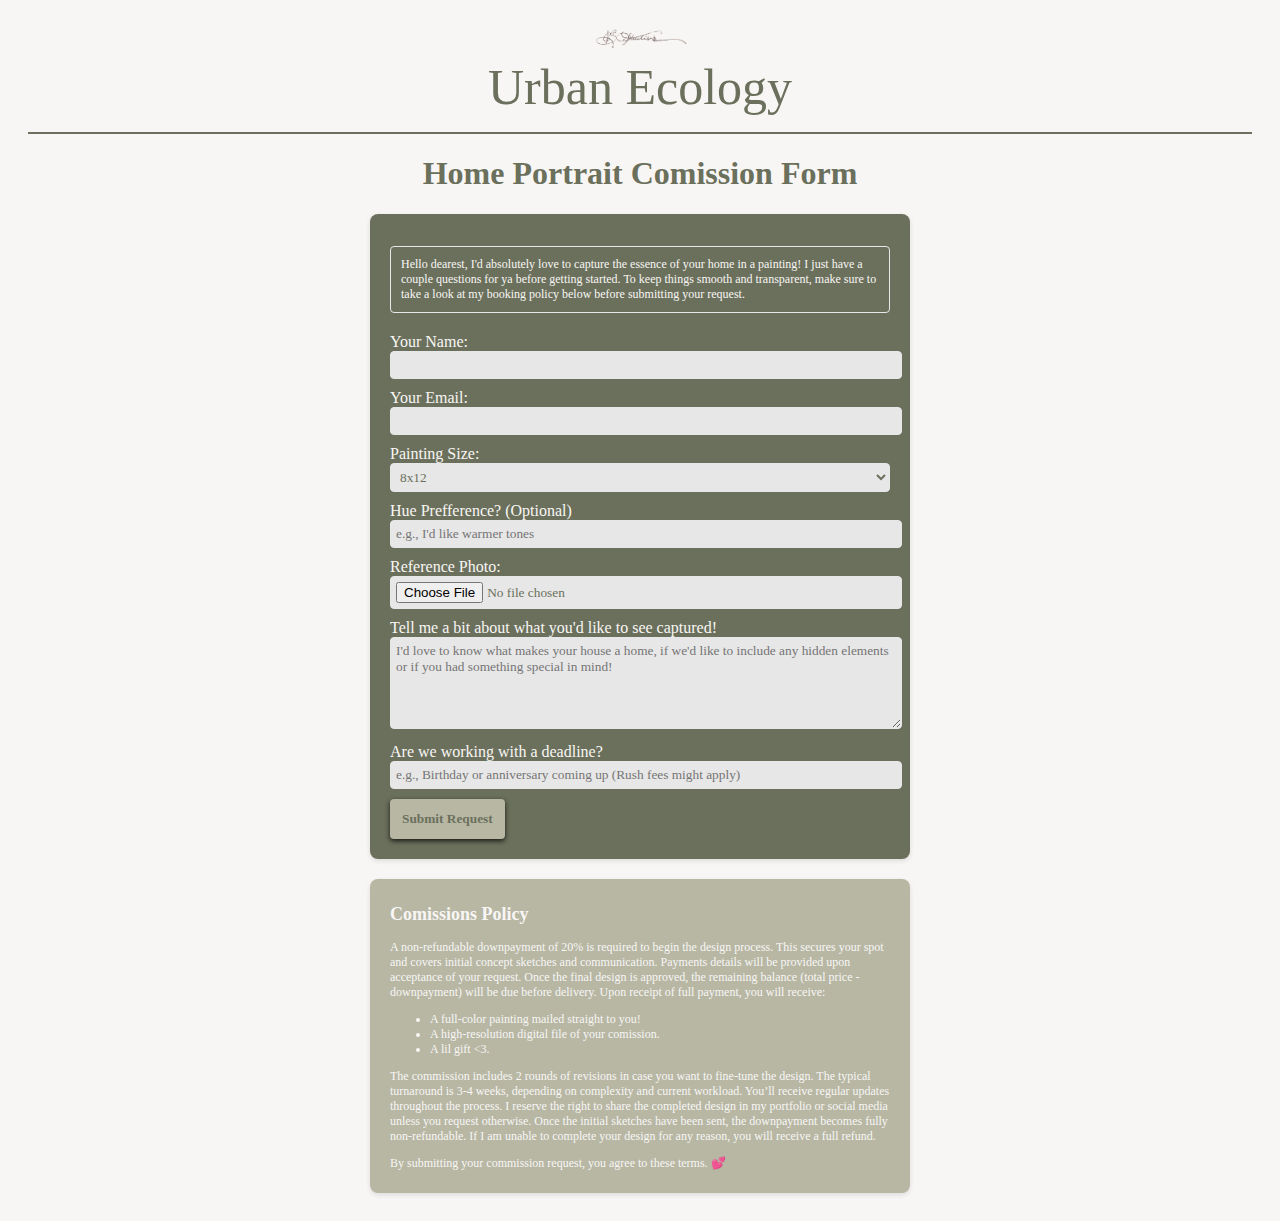
<file: Forms/HomeForm.html>
<!DOCTYPE html>
<html lang="en">
<head>
  <meta charset="UTF-8">
  <meta name="viewport" content="width=device-width, initial-scale=1.0">
  <title>Home Portraits</title>
  <link rel="stylesheet" href="../css/style-Forms/style-forms.css" />
 
</head>

<!-- Google tag (gtag.js) -->
<script async src="https://www.googletagmanager.com/gtag/js?id=G-RMGF2EKCNY"></script>
<script>
  window.dataLayer = window.dataLayer || [];
  function gtag(){dataLayer.push(arguments);}
  gtag('js', new Date());

  gtag('config', 'G-RMGF2EKCNY');
</script>

<body>
  <section id="title">
      <div class="container">
        <header class="custom-navbar">
          <a
            href="/"
            class="brand">
            <img src="../images/CVSStudios Logo.png" class="logo" />
            <span class="chungus">Urban Ecology</span>
          </a>

        
        </header>
      </div>
    </section>
    



<h1 class="chungus">Home Portrait Comission Form</h1>

<form name="Pet Portrait Comission" method="POST" data-netlify="true" action="/Forms/ty.html">
  <p>Hello dearest, I'd absolutely love to capture the essence of your home in a painting! I just have a couple questions for ya before getting started. To keep things smooth and transparent, make sure to take a look at my booking policy below before submitting your request.</p>

  <input type="hidden" name="PForm" value="Pet-commission">

  <label for="name">Your Name:</label>
  <input type="text" name="name" id="name" required>

  <label for="email">Your Email:</label>
  <input type="email" name="email" id="email" required>

  <label for="size">Painting Size:</label>
  <select name="size" id="size" required>
    <option value="A4">8x12</option>
    <option value="A3">12x17</option>
    <option value="other">Other</option>
  </select>

  <label for="placement">Hue Prefference? (Optional)</label>
  <input type="text" name="placement" id="placement" placeholder="e.g., I'd like warmer tones">

  <label for="reference-image">Reference Photo:</label>
  <input type="file" name="reference-image" id="reference-image" accept="image/*">

  <label for="description">Tell me a bit about what you'd like to see captured! </label>
  <textarea name="description" id="description" rows="5" placeholder="I'd love to know what makes your house a home, if we'd like to include any hidden elements or if you had something special in mind!" required></textarea>

  <label for="placement">Are we working with a deadline?</label>
  <input type="text" name="floral" id="floral" placeholder="e.g., Birthday or anniversary coming up (Rush fees might apply)">


  <button type="submit">Submit Request</button>
</form>
<div class="policy">
  <h2>Comissions Policy</h2>
  
  <p>A non-refundable downpayment of 20% is required to begin the design process.
      This secures your spot and covers initial concept sketches and communication.
      Payments details will be provided upon acceptance of your request.
      Once the final design is approved, the remaining balance (total price - downpayment) will be due before delivery.
      Upon receipt of full payment, you will receive:</p>
         <ul> 
         <li>A full-color painting mailed straight to you!</li>
         <li>A high-resolution digital file of your comission.</li>
         <li>A lil gift <3.</li>

         </ul>
     <p> The commission includes 2 rounds of revisions in case you want to fine-tune the design.
      The typical turnaround is 3-4 weeks, depending on complexity and current workload.
      You’ll receive regular updates throughout the process.
      I reserve the right to share the completed design in my portfolio or social media unless you request otherwise.
      Once the initial sketches have been sent, the downpayment becomes fully non-refundable.
      If I am unable to complete your design for any reason, you will receive a full refund.</p>
      <p>By submitting your commission request, you agree to these terms. 💕</p>
</div>


</body>
</html>
</file>
<file: css/boska.css>
/**
* @license
*
* Font Family: Boska
* Designed by: Barbara Bigosinska
* URL: https://www.fontshare.com/fonts/boska
* © 2026 Indian Type Foundry
*
* Boska Extralight 
* Boska ExtralightItalic 
* Boska Light 
* Boska LightItalic 
* Boska Regular 
* Boska Italic 
* Boska Medium 
* Boska MediumItalic 
* Boska Bold 
* Boska BoldItalic 
* Boska Black 
* Boska BlackItalic 
* Boska Variable (Variable font)
* Boska VariableItalic (Variable font)

*
*/
@font-face {
  font-family: 'Boska-Extralight';
  src: url('../fonts/Boska-Extralight.woff2') format('woff2'),
       url('../fonts/Boska-Extralight.woff') format('woff'),
       url('../fonts/Boska-Extralight.ttf') format('truetype');
  font-weight: 200;
  font-display: swap;
  font-style: normal;
}
@font-face {
  font-family: 'Boska-ExtralightItalic';
  src: url('../fonts/Boska-ExtralightItalic.woff2') format('woff2'),
       url('../fonts/Boska-ExtralightItalic.woff') format('woff'),
       url('../fonts/Boska-ExtralightItalic.ttf') format('truetype');
  font-weight: 200;
  font-display: swap;
  font-style: italic;
}
@font-face {
  font-family: 'Boska-Light';
  src: url('../fonts/Boska-Light.woff2') format('woff2'),
       url('../fonts/Boska-Light.woff') format('woff'),
       url('../fonts/Boska-Light.ttf') format('truetype');
  font-weight: 300;
  font-display: swap;
  font-style: normal;
}
@font-face {
  font-family: 'Boska-LightItalic';
  src: url('../fonts/Boska-LightItalic.woff2') format('woff2'),
       url('../fonts/Boska-LightItalic.woff') format('woff'),
       url('../fonts/Boska-LightItalic.ttf') format('truetype');
  font-weight: 300;
  font-display: swap;
  font-style: italic;
}
@font-face {
  font-family: 'Boska-Regular';
  src: url('../fonts/Boska-Regular.woff2') format('woff2'),
       url('../fonts/Boska-Regular.woff') format('woff'),
       url('../fonts/Boska-Regular.ttf') format('truetype');
  font-weight: 400;
  font-display: swap;
  font-style: normal;
}
@font-face {
  font-family: 'Boska-Italic';
  src: url('../fonts/Boska-Italic.woff2') format('woff2'),
       url('../fonts/Boska-Italic.woff') format('woff'),
       url('../fonts/Boska-Italic.ttf') format('truetype');
  font-weight: 400;
  font-display: swap;
  font-style: italic;
}
@font-face {
  font-family: 'Boska-Medium';
  src: url('../fonts/Boska-Medium.woff2') format('woff2'),
       url('../fonts/Boska-Medium.woff') format('woff'),
       url('../fonts/Boska-Medium.ttf') format('truetype');
  font-weight: 500;
  font-display: swap;
  font-style: normal;
}
@font-face {
  font-family: 'Boska-MediumItalic';
  src: url('../fonts/Boska-MediumItalic.woff2') format('woff2'),
       url('../fonts/Boska-MediumItalic.woff') format('woff'),
       url('../fonts/Boska-MediumItalic.ttf') format('truetype');
  font-weight: 500;
  font-display: swap;
  font-style: italic;
}
@font-face {
  font-family: 'Boska-Bold';
  src: url('../fonts/Boska-Bold.woff2') format('woff2'),
       url('../fonts/Boska-Bold.woff') format('woff'),
       url('../fonts/Boska-Bold.ttf') format('truetype');
  font-weight: 700;
  font-display: swap;
  font-style: normal;
}
@font-face {
  font-family: 'Boska-BoldItalic';
  src: url('../fonts/Boska-BoldItalic.woff2') format('woff2'),
       url('../fonts/Boska-BoldItalic.woff') format('woff'),
       url('../fonts/Boska-BoldItalic.ttf') format('truetype');
  font-weight: 700;
  font-display: swap;
  font-style: italic;
}
@font-face {
  font-family: 'Boska-Black';
  src: url('../fonts/Boska-Black.woff2') format('woff2'),
       url('../fonts/Boska-Black.woff') format('woff'),
       url('../fonts/Boska-Black.ttf') format('truetype');
  font-weight: 900;
  font-display: swap;
  font-style: normal;
}
@font-face {
  font-family: 'Boska-BlackItalic';
  src: url('../fonts/Boska-BlackItalic.woff2') format('woff2'),
       url('../fonts/Boska-BlackItalic.woff') format('woff'),
       url('../fonts/Boska-BlackItalic.ttf') format('truetype');
  font-weight: 900;
  font-display: swap;
  font-style: italic;
}
/**
* This is a variable font
* You can control variable axes as shown below:
* font-variation-settings: wght 200.0;
*
* available axes:
'wght' (range from 200.0 to 900.0
*/
@font-face {
  font-family: 'Boska-Variable';
  src: url('../fonts/Boska-Variable.woff2') format('woff2'),
       url('../fonts/Boska-Variable.woff') format('woff'),
       url('../fonts/Boska-Variable.ttf') format('truetype');
  font-weight: 200 900;
  font-display: swap;
  font-style: normal;
}
/**
* This is a variable font
* You can control variable axes as shown below:
* font-variation-settings: wght 200.0;
*
* available axes:
'wght' (range from 200.0 to 900.0
*/
@font-face {
  font-family: 'Boska-VariableItalic';
  src: url('../fonts/Boska-VariableItalic.woff2') format('woff2'),
       url('../fonts/Boska-VariableItalic.woff') format('woff'),
       url('../fonts/Boska-VariableItalic.ttf') format('truetype');
  font-weight: 200 900;
  font-display: swap;
  font-style: italic;
}
</file>
<file: css/About.css>
* {
  box-sizing: border-box;
  margin: 0;
  padding: 0;
}
.chungus{
   font-family: Boska-Black;
    font-size: clamp(1.5rem, 2vw, 5rem);
}
.smol{
    font-family: 'Poiret One';
    font-size: clamp(1rem, 1.5vw, 3rem);
}
html,body{
  background-color:   #292F27;
}

/* NAVBARrrr */
.navbar {
  position: absolute;
  top: 6rem;
  left: 6rem;
  color: #D1C1B8;
  z-index: 4;
}
.nav-pills {
  display: flex;
  gap: 4rem;
  list-style: none;
  margin: 0;
  padding: 0;
}
.nav-pills a {
  text-decoration: none;
  color: inherit;
  font-size: 1.2rem; /* chechts */
  padding: 1rem;
}
a.active {
  font-weight: 500;
  background-color: #1B0B0250;

  
  border-radius: 2rem;
}

/* Ab*/
.hero {
  width: 100%;
  padding: 7rem;
  margin: 5rem 0rem 0rem 0rem;
  box-sizing: border-box;
}

.hero-container {
 
  margin: 0 auto;

  display: grid;
  grid-template-columns: 1fr 1fr;
  gap: 4rem;

  align-items: center;
}

/* IMAGE */

.hero-image-wrap {
  height: auto;
  display: flex;
  justify-content: center;
}

.hero-image {
  width: 100%;
  max-width: 320px;
  height: auto;
  border-radius: 10px;
  display: block;
}

/* CONTENT */

.hero-content {
  display: flex;
  flex-direction: column;
  align-items: flex-start;
  text-align: left;
  
}

/* TITLE */

.hero-title-wrap {
  margin-bottom: 1.2rem;
}

.hero-title {
  line-height: 1.1;
  color: #D1C1B8;
}

/* TEXT */

.hero-text-wrap {
  margin-bottom: 2rem;
  max-width: 520px;
  
}

.hero-text {
  line-height: 1.6;
  color: #D1C1B8;
}
.italic{
  font-style: italic;
  margin: 0rem 1rem 0rem 1rem;
}
.edgar{
   margin: 0rem 2rem 0rem 2rem;
  text-align: end;
}

/* BUTTONS */
.btnwrap {
  display: flex;
  gap: 1rem;
  flex-wrap: wrap;
}

.btnlink {
  display: inline-block;
  padding: 0.9rem 2rem;
  border-radius: 8px;
  text-decoration: none;
  font-size: 0.95rem;
  color: #D1C1B8;
}

.btnlink.btnsolid {
  background-color: #D1C1B880;
  color: #292F27;
}

.btnlink.btnoutline {
  border: 1px solid #D1C1B880;
  color: #D1C1B890;
}


/*Fairs*/
#Fairs > div> h2{
  color: #D1C1B8;
  font-weight: 600;
}
#Fairs > div > ul{
  list-style-type: none;
  margin: 1rem 0rem 2rem 0rem;
}
#Fairs > div>ul>ul{
  list-style-type: disc; 
  margin-bottom: 1rem !important;
}
.year{
  
  font-weight: 700;
  color: #D1C1B895 !important;
   font-size: clamp(2rem, 1.5vw, 3rem);
}
#Fairs > div ul.smol{
  margin: 1rem 0rem 1rem 2rem;
}
 #Fairs > div{
  color: #D1C1B870;


}
#Fairs>div>ul>ul>li>span{
  display: block;
}
#Fairs .location{
  font-style: italic;
  
}
#Fairs a{
  color: #D1C1B840;
  
}
#Fairs > div>ul>ul>li>strong{
  margin-top: 1rem; 
}
.faircontainer{
    margin: 1rem 7rem;
}
.strong{
  display: block;
  margin-top: 3rem;
}

/*feets*/
.site-footer {
  width: 100%;
  padding: 0 6rem;
  color: #D1C1B880;
  background: #1B0B0220;
  padding-bottom: 3rem;

}

.footer-top,
.footer-bottom {
  display: flex;
  align-items: center;
  justify-content: space-between;
  gap: 2rem;
  padding: 1.5rem 0;
}

.footer-top {
  border-bottom: 1px solid rgba(255, 255, 255, 0.12);
}

.footer-signature {
  display: flex;
  align-items: center;
  opacity: 50%;
}

.signature-img {
  display: block;
  max-height: 3rem;
  width: auto;
}

.footer-email {
  text-decoration: none;
  color: inherit;
}

.footer-bottom {
  gap: 3rem;
  
}

.footer-nav {
  display: flex;
  align-items: center;
  gap: 2rem;
  flex-wrap: wrap;
}

.footer-nav a {
  text-decoration: none;
  color: inherit;
}

.footer-socials {
  display: flex;
  align-items: center;
  gap: 1rem;
}

.footer-icon {
  display: inline-flex;
  align-items: center;
  justify-content: center;
  color: inherit;
  text-decoration: none;
}

.footer-icon svg {
  width: 1.1rem;
  height: 1.1rem;
  fill: currentColor;
  display: block;
}


 /*  phone */
@media (max-width: 600px) {
  .hero-container{
     grid-template-columns: 1fr;
     justify-content: center;
  }
 .hero-content {
    align-items: center;
    text-align: center;
  }

  .hero-text-wrap {
    max-width: 100%;
  }

  .btnwrap {
    justify-content: center;
    flex-direction: column;
    width: 100%;
  }
  .hero-image-wrap{
    order: -1;
    
    justify-content: center;
  }
  .hero-image{
    width: 60%;
  }
}

@media (max-width: 768px) {
  .navbar {
    position: static;
  display: flex;
  justify-content: center;
  margin: 2rem;
  padding: 2rem;
}

  .nav-pills {
    justify-content: center;
    gap: 0.25rem;
    display: flex;
  }
 
  .nav-link {
    font-size: clamp(0.8rem, 2vw, 1rem) !important;
  }
  .site-footer {
    padding: 0 2rem;
  }

  .footer-top,
  .footer-bottom {
    flex-direction: column;
    align-items: flex-start;
  }

  .footer-bottom {
    gap: 0.5rem;
  }

  .footer-socials {
    justify-content: flex-start;
  }


  /*Ab shit*/
  .hero {
  width: 100%;
  padding: 0rem 3rem 3rem 3rem;

}

.hero-image {
  width: 100%;
  max-width: 170px;
  height: auto;
  border-radius: 5px;
  display: block;
}
.hero{
   margin-top: 0rem;
}
.edgar{
  font-size: 0.7rem;
  text-align: center;
}
.hero-container{
  gap: 2rem;
 
}
  .faircontainer{
       margin: 1rem 3rem;
  }


}
</file>
<file: css/Contact.css>
* {
  box-sizing: border-box;
  margin: 0;
  padding: 0;
}
.chungus{
   font-family: Boska-Black;
    font-size: clamp(1.5rem, 3vw, 10rem);
      color: #D1C1B880;
        text-align: center;
        margin: 12rem 7rem 0rem 7rem;
        border-bottom: #D1C1B8;

}
.smol{
    font-family: 'Poiret One';
    font-size: clamp(1.2rem, 1vw, 4rem);
}
html,body{
  background-color:   #292F27;
}

/* NAVBARrrr */
.navbar {
  position: absolute;
  top: 6rem;
  left: 6rem;
  color: #D1C1B8;
  z-index: 4;
}
.nav-pills {
  display: flex;
  gap: 4rem;
  list-style: none;
  margin: 0;
  padding: 0;
}
.nav-pills a {
  text-decoration: none;
  color: inherit;
  font-size: 1.2rem; /* chechts */
  padding: 1rem;
}
a.active {
  font-weight: 500;
  background-color: #1B0B0250;

  
  border-radius: 2rem;
}






form{
 
  margin: 2% 30% 5% 30%;
  background: #1B0B0220;
  padding: 2rem;
  border-radius: 8px;
 color: #D1C1B8;
  box-shadow: 0 2px 5px rgba(0, 0, 0, 0.1);
}
form p{
  font-size: 0.75rem;
  margin-bottom: 20px;
  padding: 10px;
  border:1px solid #D1C1B880;
  border-radius: 4px;
   font-size: clamp(0.9rem, 1.4vw, 5rem);
}
input, textarea, select{
  font-family: 'Poiret One';
  width: 100%;
  padding: 5px;
  margin: 0.4rem 0px 1rem 0px;
  border: 1px solid #D1C1B880;
  border-radius: 4px;
  background-color: #D1C1B880;
  color: #292F27;
}
button{
  background-color: #D1C1B880;
  color: #292F27;
  font-weight: 700;
  padding: 12px;
  border-radius: 4px;
  border: none;
  box-shadow: 0 2px 5px rgba(0, 0, 0, 0.8);
  cursor: pointer;

}
button:hover{
  background-color: #D1C1B8;
}

.ty{
  padding: 0px 0px 20px;
}


.pricing {
  display: flex;
  justify-content: center;
  width: 100%;
  margin: 2rem 0;
}

.pricing-table {
  width: 60vw;
  display: flex;
  flex-direction: column;
  color: #D1C1B8;
  gap: 0.8rem;
}


.pricing-row {
  display: grid;
  grid-template-columns: 70% 30%;
  align-items: center;

  padding: 1rem 0;
  border-bottom: 1px solid #1B0B0250;
}

/* Text (left) */
.pricing-text {
  font-size: 1rem;
}

/* Price (right) */
.pricing-price {
  text-align: right;
  font-weight: 500;
}

.title{
  margin: 10% 5% 0% 5% !important;
}




/*feets*/
.site-footer {
  width: 100%;
  padding: 0 6rem;
  color: #D1C1B880;
  background: #1B0B0220;
  padding-bottom: 3rem;

}

.footer-top,
.footer-bottom {
  display: flex;
  align-items: center;
  justify-content: space-between;
  gap: 2rem;
  padding: 1.5rem 0;
}

.footer-top {
  border-bottom: 1px solid rgba(255, 255, 255, 0.12);
}

.footer-signature {
  display: flex;
  align-items: center;
  opacity: 50%;
}

.signature-img {
  display: block;
  max-height: 3rem;
  width: auto;
}

.footer-email {
  text-decoration: none;
  color: inherit;
}

.footer-bottom {
  gap: 3rem;
  
}

.footer-nav {
  display: flex;
  align-items: center;
  gap: 2rem;
  flex-wrap: wrap;
}

.footer-nav a {
  text-decoration: none;
  color: inherit;
}

.footer-socials {
  display: flex;
  align-items: center;
  gap: 1rem;
}

.footer-icon {
  display: inline-flex;
  align-items: center;
  justify-content: center;
  color: inherit;
  text-decoration: none;
}

.footer-icon svg {
  width: 1.1rem;
  height: 1.1rem;
  fill: currentColor;
  display: block;
}




@media (max-width: 768px) {
  .navbar {
    position: static;
  display: flex;
  justify-content: center;
  margin: 2rem;
  padding: 2rem;
}

  .nav-pills {
    justify-content: center;
    gap: 0.25rem;
    display: flex;
  }
 
  .nav-link {
    font-size: clamp(0.8rem, 2vw, 1rem) !important;
  }
  .site-footer {
    padding: 0 2rem;
  }

  .footer-top,
  .footer-bottom {
    flex-direction: column;
    align-items: flex-start;
  }

  .footer-bottom {
    gap: 0.5rem;
  }

  .footer-socials {
    justify-content: flex-start;
  }


.chungus{
   margin: 1rem 7rem 2rem 7rem;
}
form{
 
  margin: 2% 10% 2% 10%;

  padding: 2rem;

}
.title{
  margin: 10% 5% 0% 5% !important;
}


.pricing-table {
    width: 90vw;
  margin: 0% 10% 0% 10%;
  padding: 0rem 2rem;
  }

  .pricing-row {
    grid-template-columns: 1fr;
    gap: 0.3rem;
  }

  .pricing-price {
    text-align: left;
  }
}
</file>
<file: css/Form.css>
body {
  margin: 0;
  font-family: Arial, sans-serif;
  background: #292F27; /* green */
  color: #D1C1B8;
}

/* center EVERYTHING */
.container {
  display: flex;
  flex-direction: column;
  align-items: center;
  justify-content: center;

 
  text-align: center;
  padding: 2rem;
}
.text{
    margin: 2rem;
}
/* logo */
.brand img {
  height: 3rem;
  margin: 2rem;
}

/* title */
h1 {
  margin-bottom: 1rem;
    font-family: Boska-Black;
    font-size: clamp(1.5rem, 3vw, 10rem);
}

/* paragraph */
p {
  max-width: 500px;
  margin-bottom: 2rem;
   font-family: 'Poiret One';
    font-size: clamp(1.2rem, 1vw, 4rem);
}

/* button */
a {
  text-decoration: none;
   font-family: 'Poiret One';
    font-size: clamp(1.2rem, 1vw, 4rem);
  color: #292F27;
  background: #D1C1B8;
  padding: 12px 24px;
  border-radius: 6px;
  font-weight: bold;
}
</file>
<file: css/Work.css>
* {
  box-sizing: border-box;
  margin: 0;
  padding: 0;
}
.chungus{
   font-family: Boska-Black;
}
.smol{
    font-family: 'Poiret One';
}
html,body{
  background-color:   #292F27;
}

/* NAVBARrrr */
.navbar {
  position: absolute;
  top: 6rem;
  left: 6rem;
  color: #D1C1B8;
  z-index: 4;
}
.nav-pills {
  display: flex;
  gap: 4rem;
  list-style: none;
  margin: 0;
  padding: 0;
}
.nav-pills a {
  text-decoration: none;
  color: inherit;
  font-size: 1.2rem; /* chechts */
  padding: 1rem;
}
a.active {
  font-weight: 500;
  background-color: #1B0B0250;

  
  border-radius: 2rem;
}


.grid-wrap {
  width: 100%;
  padding-left: 6rem;
  padding-right: 6rem;
  padding-top: 12rem;
  padding-bottom: 2rem;
}

.editorial-grid {
  display: grid;
  grid-template-columns: repeat(6, 1fr);
  grid-auto-rows: 7rem;
  gap: 1rem;
}

/* Gridshit*/
.grid-item {
  width: 100%;
  height: 100%;
  background: #1B0B0220;
  border-radius: 0.3rem;
  
}
/* column spans */
.col-1 {
  grid-column: span 1;
}
.col-2 {
  grid-column: span 2;
}
.col-3 {
  grid-column: span 3;
}
.col-4 {
  grid-column: span 4;
}
.col-5 {
  grid-column: span 5;
}
.col-6 {
  grid-column: span 6;
}
/* row spans */
.row-1 {
  grid-row: span 1;
}
.row-2 {
  grid-row: span 2;
}
.row-3 {
  grid-row: span 3;
}
.row-4 {
  grid-row: span 4;
}
.row-5 {
  grid-row: span 5;
}

.yapp {
  display: flex;
  flex-direction: column;
  justify-content: center;
  width: 100%;
  height: 100%;
  
  padding: 3rem 1.5rem; 
  color: #D1C1B8;
  
}
.grid-wrap .chungus {
  font-size: clamp(1.2rem, 3.5vw, 50rem);
}

.grid-wrap .smol {
  font-size: clamp(0.9rem, 1.4vw, 5rem);
}

/* bigasstext */
.chungus {
  line-height: 0.9;

  margin-bottom: 0.6rem; 
}
.lilchung{
 
  font-size: clamp(1rem, 2.5vw, 50rem) !important;
  margin-bottom: 0.6rem;
  
}
/*subtext */
.smol {
 
  line-height: 1.4;
  max-width: 32ch; 
}

.quote{
  font-style: italic;
}
.citation a {
  text-decoration: none;
  color: inherit;
  opacity: 0.7;
  font-size: clamp(0.7rem, 1.2vw, 4rem);
  
 

}
.citation a:hover {
  opacity: 1;
}
/*bigassimg*/
.img-frame {
  width: 100%;
  height: 100%;
  overflow: hidden; 

  display: block;
  border-radius: inherit;
  position: relative;
}

.img-frame img {
  position: relative;
  width: 100%;
  height: 100%;
  object-fit: cover;
  display: block;
}
.big{
  object-position: 40% 50%; 
}
.upclosetop{
  transform: scale(1.5);
 object-fit: none !important;
  object-position: 65% 20%; 
}
.overl{
  position: relative;
}
.nc{
  text-align: center;
}
.yappoverlay {
  position: absolute;
  inset: 0;
  justify-content: center;
  padding: 1rem;
  align-items: center;
  


  z-index: 3;
}
.overl::after {
  content: "";
  position: absolute;
  inset: 0;
  background: #1B0B0250;
  z-index: 1;
}
.pub a{
  text-decoration: none;
  color: inherit;
  opacity: 0.8;
 font-size: clamp(1rem, 2.5vw, 40rem) !important;
 z-index: 3;
 background-color: #1E211D;
 padding: 0.5rem;
 border-radius: 0.5rem;

}
.pub a:hover {
  opacity: 1;
}

.shmawl{
  position: relative;

}
.shmawl::after {
  content: "";
  position: absolute;
  inset: 0;
  background: linear-gradient(
  to top,
  #1E211D,
  #1E211D40,
  #1E211D00
  );
}
.upclose{
 object-position: 0% 100%;
 transform: scale(2);
 object-fit: none !important;
}
.gradient{
  position: relative;
}
.gradient::after {
  content: "";
  position: absolute;
  inset: 0;
  background: linear-gradient(
  to bottom,
  #1E211D,
  #1E211D40,
  #1E211D00
  );
}

.framed {
  margin: 2rem 0rem 0rem 0rem;

  display: flex;
  align-items: center;
  justify-content: center;
  width: 100%;
 overflow: visible;
 
  
}
.framedimg {
  width: clamp(40px, 25vw, 200px);
  height: auto;
  
 
  max-height: 420px;
  border-radius: 0.5rem;
  display: block;
  opacity: 0.8;
}
.framed:hover .framedimg {
  opacity: 1;
}


.upclosesweet{
 object-position: 47% 80%;

 object-fit: none !important;
}
.upclosetopsweet{
   object-position: 24% 10%;

 object-fit: none !important;
}
.covert{
  text-align: center;
  margin-bottom: 0.5rem;
}
.yapp.cover{
  max-width: 20vw !important;
    margin-left: auto;
  margin-right: auto;
  
}



.smoller {
  padding: 0rem 1.5rem;
  display: flex;
  width: 100%;
  flex-wrap: nowrap;
  align-items: center;
  justify-content: center;
   font-size: clamp(0.7rem, 1vw, 3rem) !important;
}
.scheme{
    white-space: nowrap;
  font-size: clamp(0.5rem, 1.3vw, 4rem) !important;
}

.smoller span {
  flex: 1;
  padding: 0.5rem;
}
.chunkito{
  margin-bottom: 1.5rem;
  font-size: clamp(1rem, 1.5vw, 50rem) !important;
}
.rule{
  height: 0.25px;
}
/* individual alignment */
.smoller span:first-child {
  text-align: left;
  margin-left: 1rem;
}

.smoller span:nth-child(2) {
  text-align: center;
}

.smoller span:last-child {
  text-align: right;
  margin-right: 1rem;
}



/*feets*/
.site-footer {
  width: 100%;
  padding: 0 6rem;
  color: #D1C1B880;
  background: #1B0B0220;
  padding-bottom: 3rem;

}

.footer-top,
.footer-bottom {
  display: flex;
  align-items: center;
  justify-content: space-between;
  gap: 2rem;
  padding: 1.5rem 0;
}

.footer-top {
  border-bottom: 1px solid rgba(255, 255, 255, 0.12);
}

.footer-signature {
  display: flex;
  align-items: center;
  opacity: 50%;
}

.signature-img {
  display: block;
  max-height: 3rem;
  width: auto;
}

.footer-email {
  text-decoration: none;
  color: inherit;
}

.footer-bottom {
  gap: 3rem;
  
}

.footer-nav {
  display: flex;
  align-items: center;
  gap: 2rem;
  flex-wrap: wrap;
}

.footer-nav a {
  text-decoration: none;
  color: inherit;
}

.footer-socials {
  display: flex;
  align-items: center;
  gap: 1rem;
}

.footer-icon {
  display: inline-flex;
  align-items: center;
  justify-content: center;
  color: inherit;
  text-decoration: none;
}

.footer-icon svg {
  width: 1.1rem;
  height: 1.1rem;
  fill: currentColor;
  display: block;
}


/* Media Queries*/
 /* between tablet and before phone */
@media (min-width: 480px) and (max-width: 768px) {
  .editorial-grid {
  
  gap: 1rem !important;
  margin: 0rem 3rem;
  }
 
}

 /*  phone */
@media (max-width: 480px) {
  .editorial-grid {
  
  gap: 0.75rem !important;
  margin: 0rem 0.5rem;
  }
  .ph{
   display: none;
  }
 
}


@media (max-width: 768px) {
  .navbar {
    position: static;
  display: flex;
  justify-content: center;
  margin: 2rem;
  padding: 2rem;
}
  .grid-wrap {
  width: 100%;
  padding-left: 2rem;
  padding-right: 2rem;
  padding-top: 0rem;
  padding-bottom: 2rem;
  }

  .nav-pills {
    justify-content: center;
    gap: 0.25rem;
    display: flex;
  }
 
  .nav-link {
    font-size: clamp(0.8rem, 2vw, 1rem) !important;
  }
  .site-footer {
    padding: 0 2rem;
  }

  .footer-top,
  .footer-bottom {
    flex-direction: column;
    align-items: flex-start;
  }

  .footer-bottom {
    gap: 0.5rem;
  }

  .footer-socials {
    justify-content: flex-start;
  }



  /*Media for grids nstuff*/
  .editorial-grid {
  display: grid;
  grid-template-columns: repeat(4, 1fr);
  grid-auto-rows: 7rem;
  

}
 /* .evening shit out*/
 .log{
  grid-row: span 5;
 }
  .yapp{
    padding: 0rem 0.75rem; 
    
  }
  .cover{
    grid-row: span 3;
  }
.img-frame.framed{
  align-items: flex-start;
  margin: 0;
}
.lilchung.covert{
  margin-top: 2rem;
}
.shmawl::after {
  background: transparent;
}
.jar{
  grid-row: span 4;
}
.yapp.cover{
  max-width: 20vh !important;
}

}
</file>
<file: css/style-Forms/style-forms.css>
/*Title*/
.custom-navbar a.nav-link{
  color: #6B705C !important;
}
.custom-navbar{
  border-bottom: 2px solid #6B705C !important;
  padding: 0rem 0rem 1rem 0rem;  
  text-align: center;
  display: flex;
  align-items: center;
  justify-content: center;
}
.logo{
  height: 20px;
  margin-left: 0px;
  margin: 0px 0px 10px 0px;
}
.brand .chungus{
  font-size: 50px !important;
  color: #6B705C !important;
}
a.brand{
  align-items: center;
  display: flex;
  flex-direction: column;
  text-decoration: none;
}


/*Bg and animation*/
body{
  background-color:#F8F6F4;
  background-image: url("https://raw.githubusercontent.com/Valentina96012/CVSStudios/main/images/bg-texture.webp")!important;
  background-size: 130%;
  animation: fadeInBg 1s ease-in-out;
}

@keyframes fadeInBg {
  from {
    opacity: 0;
  }
  to {
    opacity: 1;
  }
}

.chungus{
  font-family: 'Old Standard TT', 'Times New Roman' !important;
  color: #6B705C;
  margin-left: auto;
  text-align: center;
}
.smol{
  font-family: Mulish, Georgia, 'Times New Roman', Times, serif !important;
}


/*Form Style*/
body{
  padding: 20px;
  font-family: 'Mulish';
  color: #F8F6F4;
}
form{
  max-width: 500px;
  margin: auto;
  background: #6B705C;
  padding: 20px;
  border-radius: 8px;
  box-shadow: 0 2px 5px rgba(0, 0, 0, 0.1);
}
form p{
  font-size: 0.75rem;
  margin-bottom: 20px;
  padding: 10px;
  border:1px solid #e7e7e7;
  border-radius: 4px;
}
input, textarea, select{
  width: 100%;
  padding: 5px;
  margin: 0px 0px 10px 0px;
  border: 1px solid #e7e7e7;
  border-radius: 4px;
  background-color: #e7e7e7;
  font-family: 'Old Standard TT', 'Times New Roman';
  color: #6B705C;
}
button{
  background-color: #B7B7A4;
  color: #6B705C;
  font-weight: 700;
  padding: 12px;
  border-radius: 4px;
  border: none;
  box-shadow: 0 2px 5px rgba(0, 0, 0, 0.8);
  cursor: pointer;
  font-family: 'Old Standard TT', 'Times New Roman';
}
button:hover{
  background-color: #e7e7e7;
}
.policy{
  background-color: #B7B7A4;
  max-width: 500px;
  margin: auto;
  padding: 10px 20px;
  margin-top: 20px;
  border-radius: 8px;
  box-shadow: 0 2px 5px rgba(0, 0, 0, 0.1);
  font-size: 0.75rem;
}
.ty{
  padding: 0px 0px 20px;
}


/* Footer*/
.smol>span{
  color: #6B705C !important;
  margin-bottom: 0px !important; 
}
.bi-brush{
  color: #6B705C;
}
.bi-instagram{
  color: #6B705C;
}
.foot{
  border-top: 2px solid #6B705C !important;
}
</file>
